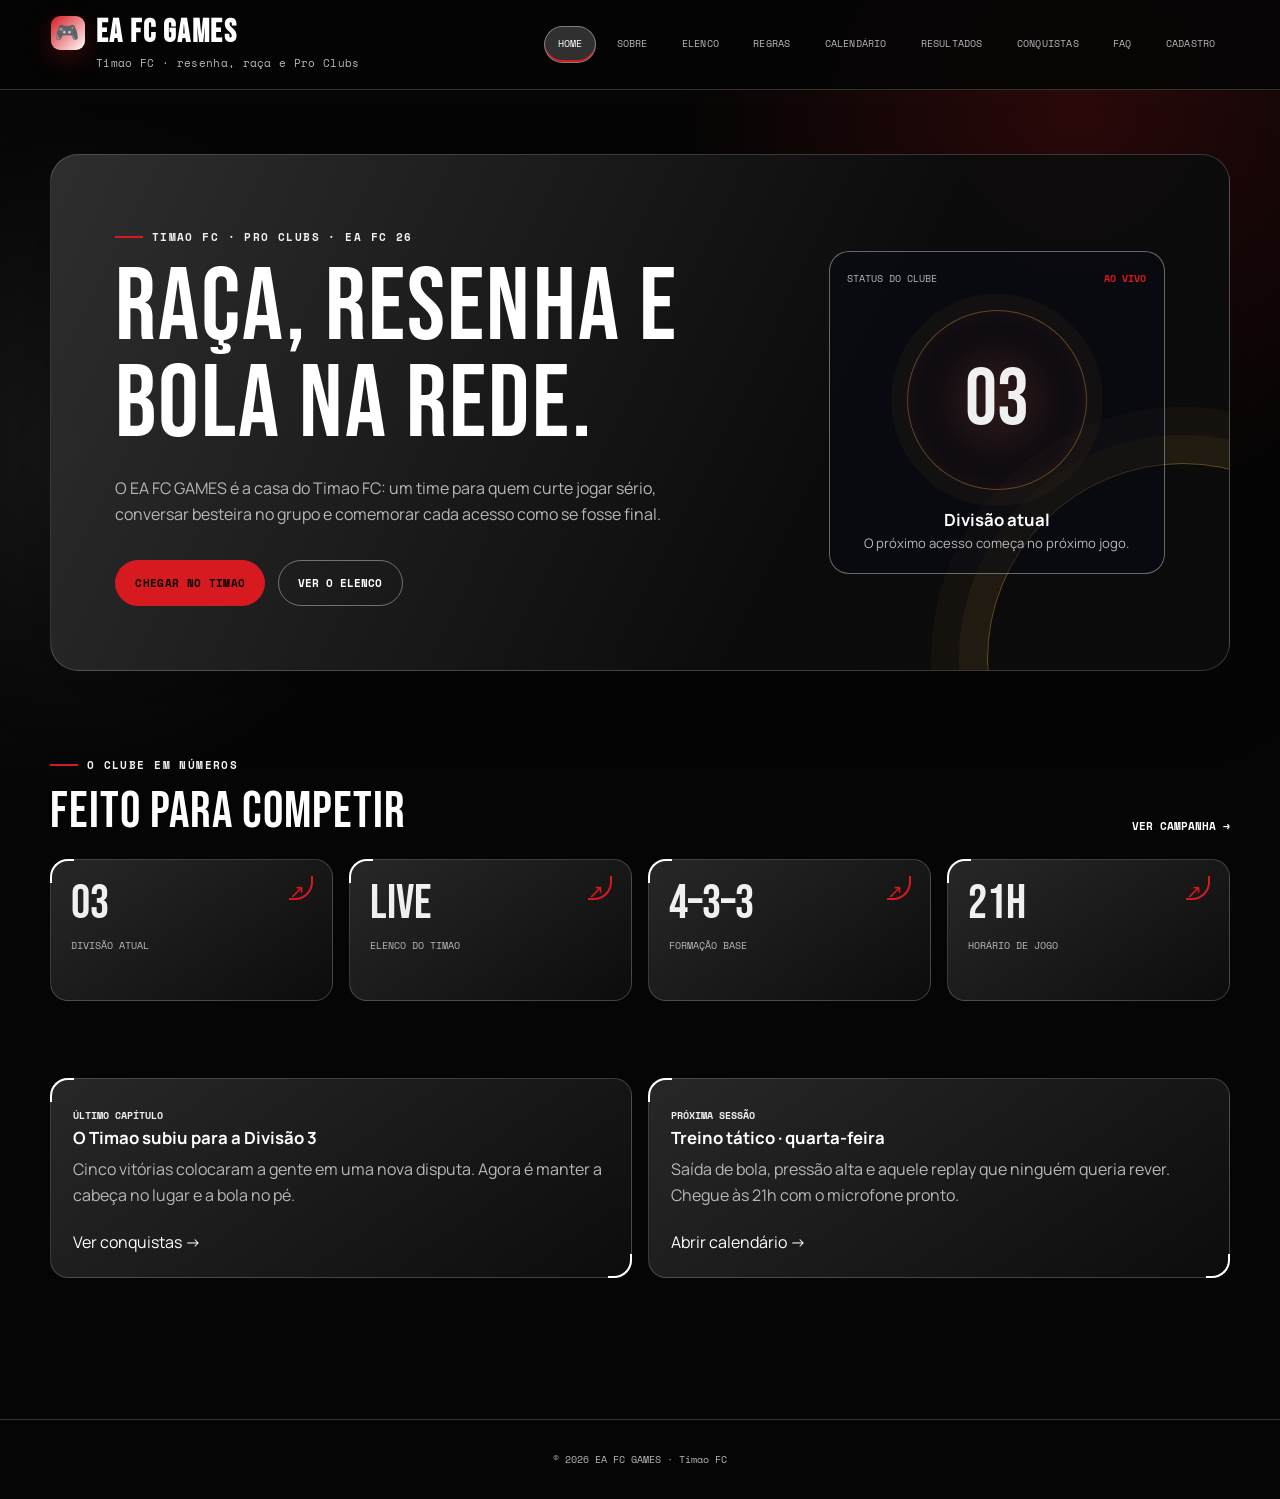
<file: index.html>
<!DOCTYPE html>
<html lang="pt-BR">
<head>
    <meta charset="UTF-8">
    <meta name="viewport" content="width=device-width, initial-scale=1.0">
    <meta name="description" content="EA FC GAMES apresenta o Timao FC: elenco, calendário e resultados do nosso Pro Clubs.">
    <title>EA FC GAMES — Timao FC</title>
    <link rel="stylesheet" href="css/estilo.css">
</head>
<body>
    <!-- Cabeçalho: identidade do site e menu principal. -->
    <header>
        <h1><span class="logo-icon" aria-hidden="true">🎮</span> EA FC GAMES</h1>
        <p>Timao FC · resenha, raça e Pro Clubs</p>
        <button type="button" class="nav-toggle" id="nav-toggle" aria-expanded="false" aria-controls="menu-principal"><span class="nav-toggle-label">Menu</span></button>
        <nav>
            <ul id="menu-principal">
                <li><a href="index.html" aria-current="page">Home</a></li>
                <li><a href="pages/sobre.html">Sobre</a></li>
                <li><a href="pages/elenco.php">Elenco</a></li>
                <li><a href="pages/regras.html">Regras</a></li>
                <li><a href="pages/calendario.html">Calendário</a></li>
                <li><a href="pages/resultados.html">Resultados</a></li>
                <li><a href="pages/conquistas.html">Conquistas</a></li>
                <li><a href="pages/faq.html">FAQ</a></li>
                <li><a href="pages/contato.html">Cadastro</a></li>
            </ul>
        </nav>
    </header>

    <!-- Conteúdo da página inicial, separado do estilo no arquivo CSS. -->
    <main>
        <!-- Hero: apresenta rapidamente o Timao FC e leva o visitante às áreas principais. -->
        <section class="hero">
            <div class="hero-copy">
                <p class="eyebrow">Timao FC · Pro Clubs · EA FC 26</p>
                <h2>Raça, resenha e bola na rede.</h2>
                <p>O EA FC GAMES é a casa do Timao FC: um time para quem curte jogar sério, conversar besteira no grupo e comemorar cada acesso como se fosse final.</p>
                <div class="hero-actions">
                    <a class="btn-primary" href="pages/contato.html">Chegar no Timao</a>
                    <a class="btn-ghost" href="pages/elenco.php">Ver o elenco</a>
                </div>
            </div>
            <div class="hero-scoreboard" aria-label="Status do clube">
                <div class="score-topline"><span>status do clube</span><strong>ao vivo</strong></div>
                <div class="score-ring">03</div>
                <p class="score-caption"><strong>Divisão atual</strong>O próximo acesso começa no próximo jogo.</p>
            </div>
        </section>

        <section>
            <div class="section-heading">
                <div><p class="eyebrow">O clube em números</p><h2>Feito para competir</h2></div>
                <a href="pages/resultados.html">Ver campanha →</a>
            </div>
            <div class="stats-grid">
                <article class="stat-card"><span class="stat-number">03</span><span class="stat-label">Divisão atual</span></article>
                <article class="stat-card"><span class="stat-number">LIVE</span><span class="stat-label">Elenco do Timao</span></article>
                <article class="stat-card"><span class="stat-number">4–3–3</span><span class="stat-label">Formação base</span></article>
                <article class="stat-card"><span class="stat-number">21H</span><span class="stat-label">Horário de jogo</span></article>
            </div>
        </section>

        <section class="split-section">
            <article class="feature-card"><div><span class="mini-label">Último capítulo</span><h3>O Timao subiu para a Divisão 3</h3><p>Cinco vitórias colocaram a gente em uma nova disputa. Agora é manter a cabeça no lugar e a bola no pé.</p></div><a href="pages/conquistas.html">Ver conquistas →</a></article>
            <article class="feature-card"><div><span class="mini-label">Próxima sessão</span><h3>Treino tático · quarta-feira</h3><p>Saída de bola, pressão alta e aquele replay que ninguém queria rever. Chegue às 21h com o microfone pronto.</p></div><a href="pages/calendario.html">Abrir calendário →</a></article>
        </section>
    </main>

    <footer><p>&copy; <span id="ano-atual">2026</span> EA FC GAMES · Timao FC</p></footer>
    <script src="js/script.js"></script>
</body>
</html>
</file>
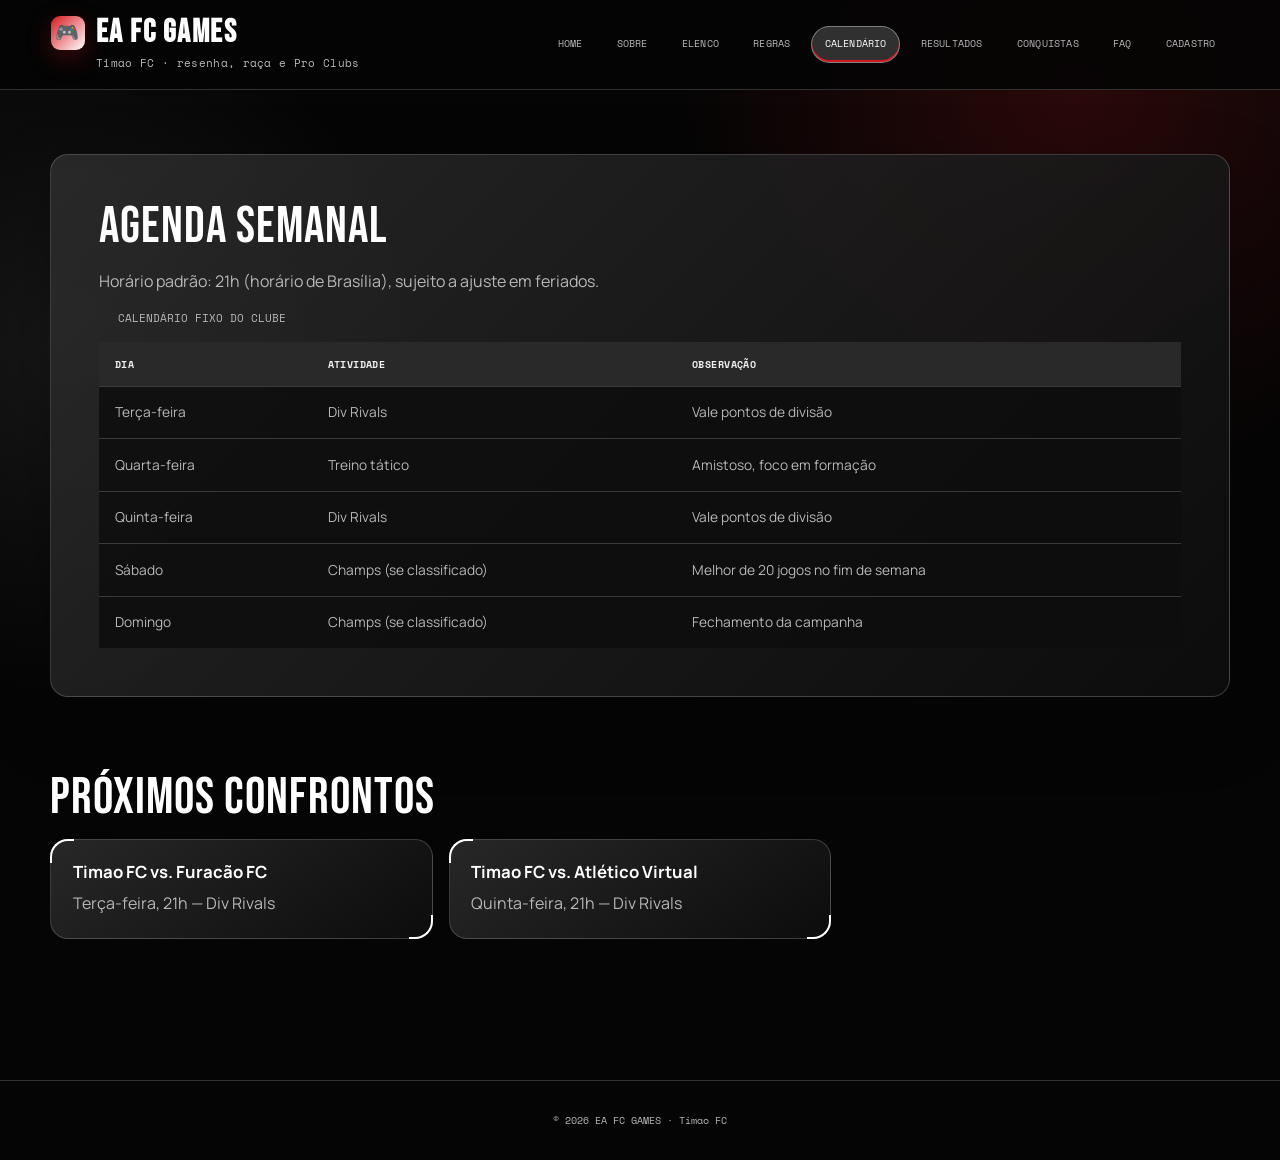
<file: pages/calendario.html>
<!DOCTYPE html>
<html lang="pt-BR">
<head>
    <!-- Metadados básicos do documento -->
    <meta charset="UTF-8">
    <meta name="viewport" content="width=device-width, initial-scale=1.0">
    <title>EA FC GAMES - Calendário</title>

    <link rel="stylesheet" href="../css/estilo.css">
</head>
<body>

    <!-- CABEÇALHO: presente em todas as páginas do site -->
    <header>
        <h1><span class="logo-icon" aria-hidden="true">🎮</span> EA FC GAMES</h1>
        <p>Timao FC · resenha, raça e Pro Clubs</p>

        <!-- BOTÃO HAMBÚRGUER: só aparece em telas pequenas (ver CSS).
             aria-expanded é atualizado pelo JS para leitores de tela. -->
        <button type="button" class="nav-toggle" id="nav-toggle"
                aria-expanded="false" aria-controls="menu-principal">
            <span class="nav-toggle-label">Menu</span>
        </button>

        <!-- MENU DE NAVEGAÇÃO: mesma estrutura em todas as páginas,
             apenas os caminhos mudam conforme a profundidade da pasta -->
        <nav>
            <ul id="menu-principal">
                <li><a href="../index.html">Home</a></li>
                <li><a href="sobre.html">Sobre</a></li>
                <li><a href="elenco.php">Elenco</a></li>
                <li><a href="regras.html">Regras</a></li>
                <li><a href="calendario.html" aria-current="page">Calendário</a></li>
                <li><a href="resultados.html">Resultados</a></li>
                <li><a href="conquistas.html">Conquistas</a></li>
                <li><a href="faq.html">FAQ</a></li>
                <li><a href="contato.html">Cadastro</a></li>
            </ul>
        </nav>
    </header>

    <main>

        <!-- SECTION: agenda semanal fixa -->
        <section>
            <h2>Agenda Semanal</h2>
            <p>Horário padrão: 21h (horário de Brasília), sujeito a ajuste em feriados.</p>

            <table>
                <caption>Calendário fixo do clube</caption>
                <thead>
                    <tr>
                        <th scope="col">Dia</th>
                        <th scope="col">Atividade</th>
                        <th scope="col">Observação</th>
                    </tr>
                </thead>
                <tbody>
                    <tr>
                        <td>Terça-feira</td>
                        <td>Div Rivals</td>
                        <td>Vale pontos de divisão</td>
                    </tr>
                    <tr>
                        <td>Quarta-feira</td>
                        <td>Treino tático</td>
                        <td>Amistoso, foco em formação</td>
                    </tr>
                    <tr>
                        <td>Quinta-feira</td>
                        <td>Div Rivals</td>
                        <td>Vale pontos de divisão</td>
                    </tr>
                    <tr>
                        <td>Sábado</td>
                        <td>Champs (se classificado)</td>
                        <td>Melhor de 20 jogos no fim de semana</td>
                    </tr>
                    <tr>
                        <td>Domingo</td>
                        <td>Champs (se classificado)</td>
                        <td>Fechamento da campanha</td>
                    </tr>
                </tbody>
            </table>
        </section>

        <!-- SECTION: próximos confrontos -->
        <section>
            <h2>Próximos Confrontos</h2>

            <div class="card-grid">
                <article>
                    <h3>Timao FC vs. Furacão FC</h3>
                    <p>Terça-feira, 21h — Div Rivals</p>
                </article>

                <article>
                    <h3>Timao FC vs. Atlético Virtual</h3>
                    <p>Quinta-feira, 21h — Div Rivals</p>
                </article>
            </div>
        </section>

    </main>

    <!-- RODAPÉ: presente em todas as páginas do site -->
    <footer>
        <p>&copy; <span id="ano-atual">2026</span> EA FC GAMES · Timao FC</p>
    </footer>

    <script src="../js/script.js"></script>
</body>
</html>
</file>
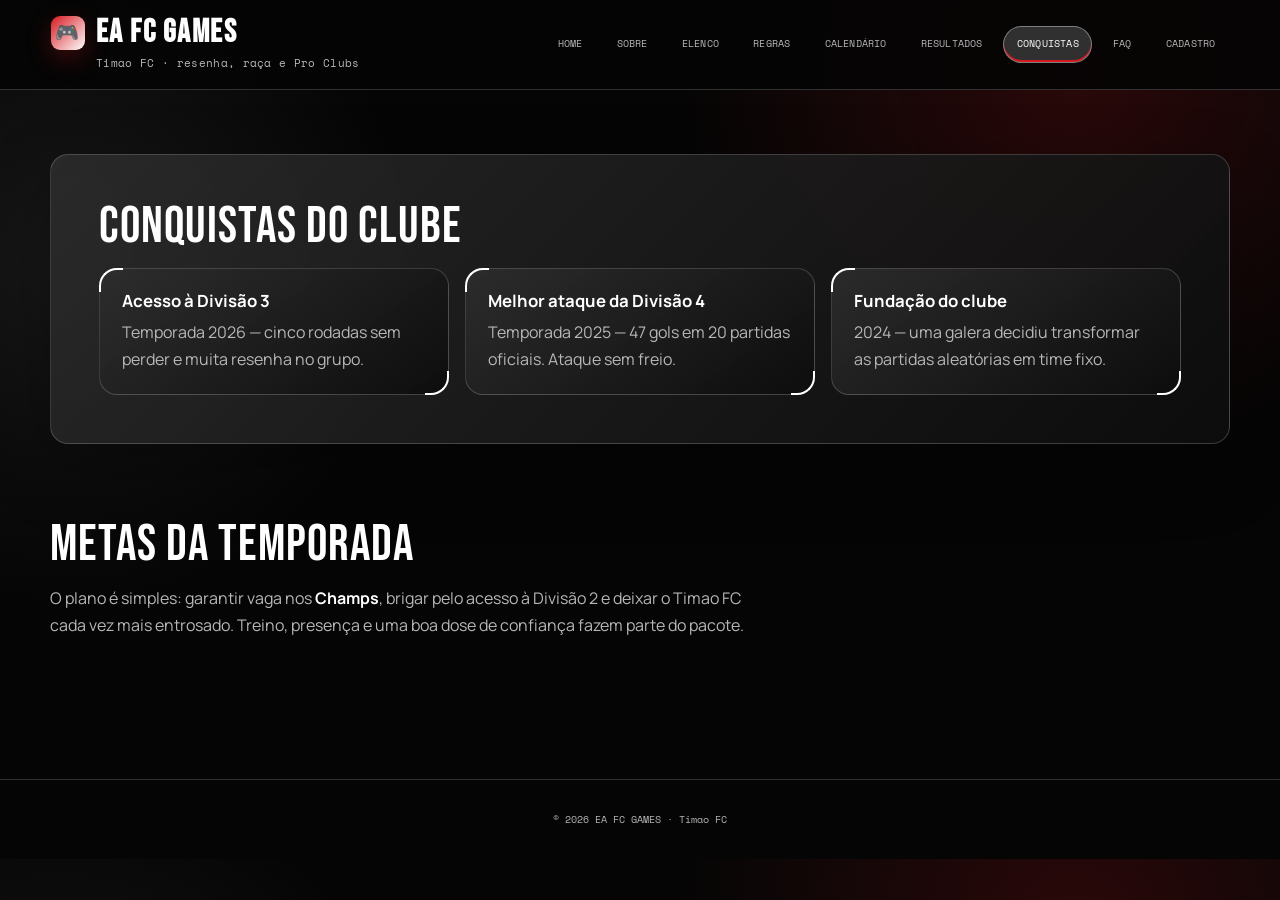
<file: pages/conquistas.html>
<!DOCTYPE html>
<html lang="pt-BR">
<head>
    <!-- Metadados básicos do documento -->
    <meta charset="UTF-8">
    <meta name="viewport" content="width=device-width, initial-scale=1.0">
    <title>EA FC GAMES - Conquistas</title>

    <link rel="stylesheet" href="../css/estilo.css">
</head>
<body>

    <!-- CABEÇALHO: presente em todas as páginas do site -->
    <header>
        <h1><span class="logo-icon" aria-hidden="true">🎮</span> EA FC GAMES</h1>
        <p>Timao FC · resenha, raça e Pro Clubs</p>

        <!-- BOTÃO HAMBÚRGUER: só aparece em telas pequenas (ver CSS).
             aria-expanded é atualizado pelo JS para leitores de tela. -->
        <button type="button" class="nav-toggle" id="nav-toggle"
                aria-expanded="false" aria-controls="menu-principal">
            <span class="nav-toggle-label">Menu</span>
        </button>

        <!-- MENU DE NAVEGAÇÃO: mesma estrutura em todas as páginas,
             apenas os caminhos mudam conforme a profundidade da pasta -->
        <nav>
            <ul id="menu-principal">
                <li><a href="../index.html">Home</a></li>
                <li><a href="sobre.html">Sobre</a></li>
                <li><a href="elenco.php">Elenco</a></li>
                <li><a href="regras.html">Regras</a></li>
                <li><a href="calendario.html">Calendário</a></li>
                <li><a href="resultados.html">Resultados</a></li>
                <li><a href="conquistas.html" aria-current="page">Conquistas</a></li>
                <li><a href="faq.html">FAQ</a></li>
                <li><a href="contato.html">Cadastro</a></li>
            </ul>
        </nav>
    </header>

    <main>

        <!-- SECTION: linha do tempo de conquistas -->
        <section>
            <h2>Conquistas do Clube</h2>

            <div class="card-grid">
                <article>
                    <h3>Acesso à Divisão 3</h3>
                    <p>Temporada 2026 — cinco rodadas sem perder e muita resenha no grupo.</p>
                </article>

                <article>
                    <h3>Melhor ataque da Divisão 4</h3>
                    <p>Temporada 2025 — 47 gols em 20 partidas oficiais. Ataque sem freio.</p>
                </article>

                <article>
                    <h3>Fundação do clube</h3>
                    <p>2024 — uma galera decidiu transformar as partidas aleatórias em time fixo.</p>
                </article>
            </div>
        </section>

        <!-- SECTION: metas da temporada atual -->
        <section>
            <h2>Metas da Temporada</h2>
            <p>
                O plano é simples: garantir vaga nos <strong>Champs</strong>,
                brigar pelo acesso à Divisão 2 e deixar o Timao FC cada vez mais
                entrosado. Treino, presença e uma boa dose de confiança fazem
                parte do pacote.
            </p>
        </section>

    </main>

    <!-- RODAPÉ: presente em todas as páginas do site -->
    <footer>
        <p>&copy; <span id="ano-atual">2026</span> EA FC GAMES · Timao FC</p>
    </footer>

    <script src="../js/script.js"></script>
</body>
</html>
</file>
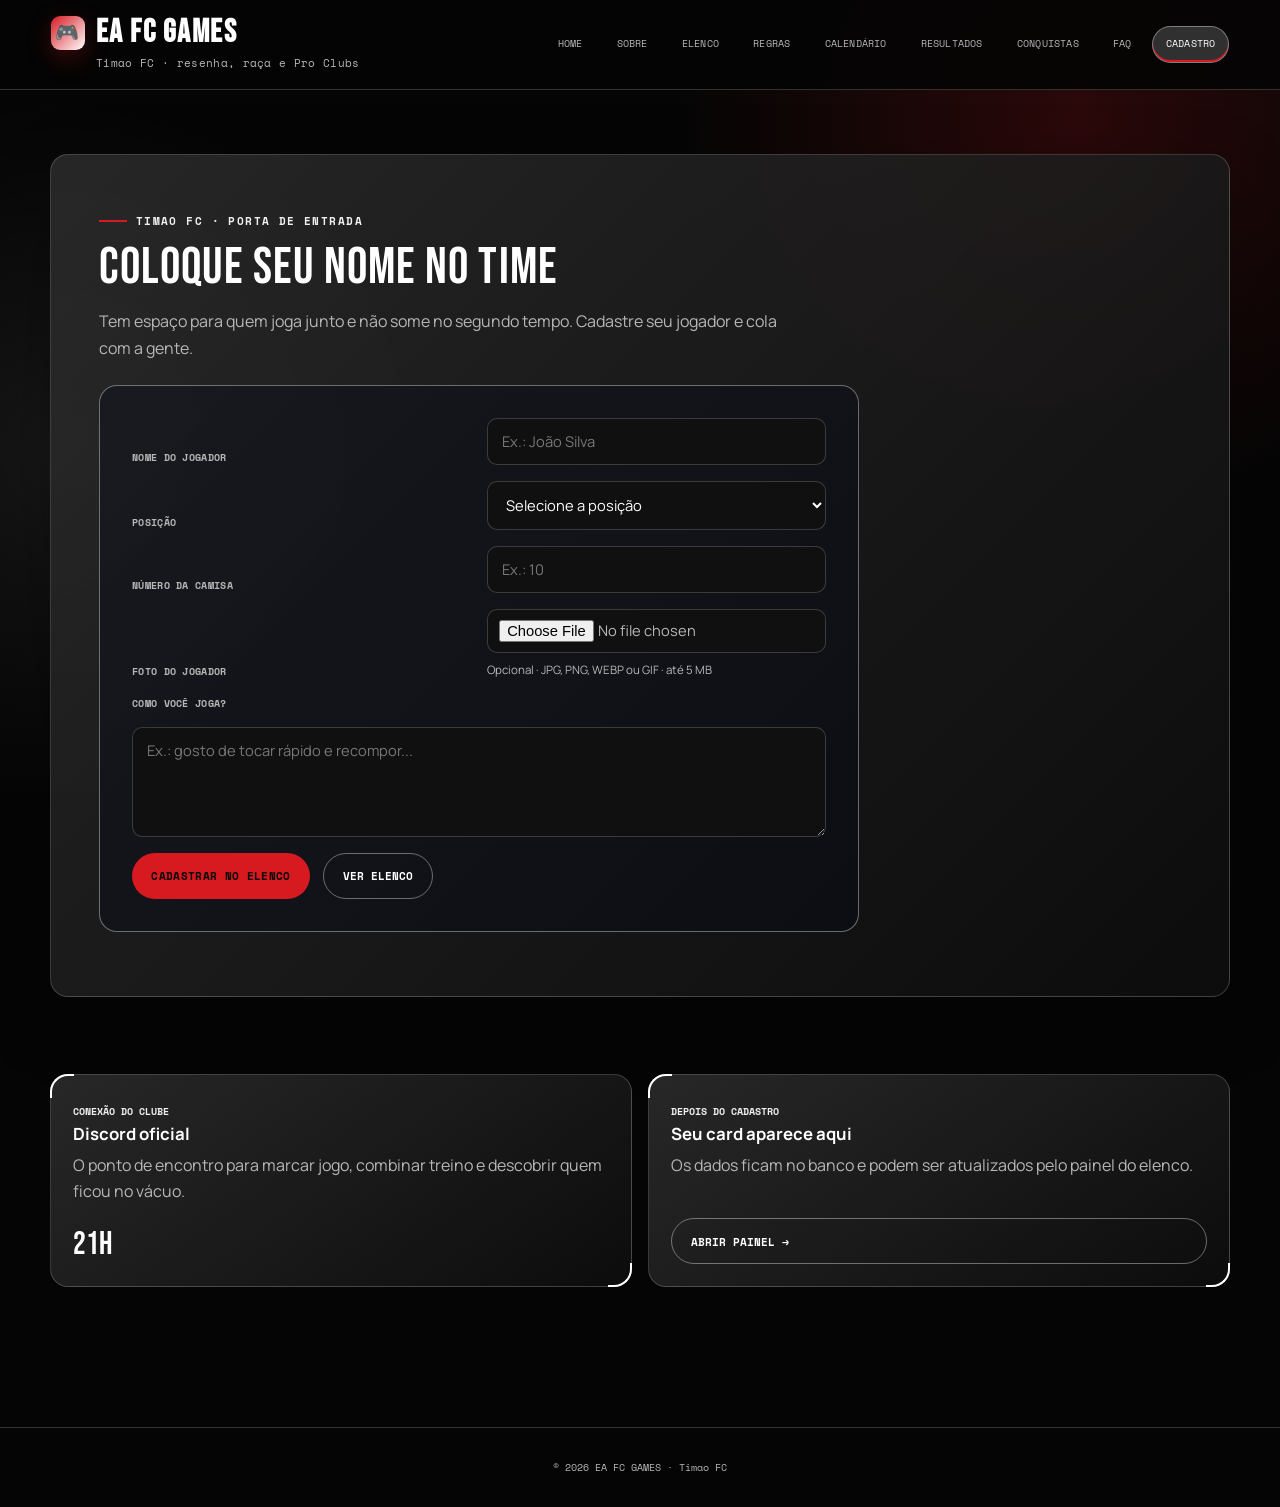
<file: pages/contato.html>
<!DOCTYPE html>
<html lang="pt-BR">
<head>
    <meta charset="UTF-8">
    <meta name="viewport" content="width=device-width, initial-scale=1.0">
    <title>EA FC GAMES — Cadastro</title>
    <link rel="stylesheet" href="../css/estilo.css">
</head>
<body>
    <header>
        <h1><span class="logo-icon" aria-hidden="true">🎮</span> EA FC GAMES</h1>
        <p>Timao FC · resenha, raça e Pro Clubs</p>
        <button type="button" class="nav-toggle" id="nav-toggle" aria-expanded="false" aria-controls="menu-principal"><span class="nav-toggle-label">Menu</span></button>
        <nav>
            <ul id="menu-principal">
                <li><a href="../index.html">Home</a></li>
                <li><a href="sobre.html">Sobre</a></li>
                <li><a href="elenco.php">Elenco</a></li>
                <li><a href="regras.html">Regras</a></li>
                <li><a href="calendario.html">Calendário</a></li>
                <li><a href="resultados.html">Resultados</a></li>
                <li><a href="conquistas.html">Conquistas</a></li>
                <li><a href="faq.html">FAQ</a></li>
                <li><a href="contato.html" aria-current="page">Cadastro</a></li>
            </ul>
        </nav>
    </header>

    <main>
        <section>
            <p class="eyebrow">Timao FC · porta de entrada</p>
            <h2>Coloque seu nome no time</h2>
            <p>Tem espaço para quem joga junto e não some no segundo tempo. Cadastre seu jogador e cola com a gente.</p>

            <!-- POST envia os dados ao PHP; enctype permite enviar a foto. -->
            <form action="../php/jogadores_inscrever.php" method="post" enctype="multipart/form-data" data-player-form>
                <label for="nome">Nome do jogador</label>
                <input type="text" id="nome" name="nome" placeholder="Ex.: João Silva" maxlength="100" required>

                <label for="posicao">Posição</label>
                <select id="posicao" name="posicao" required>
                    <option value="">Selecione a posição</option>
                    <option value="GOL">Goleiro (GOL)</option>
                    <option value="ZAG">Zagueiro (ZAG)</option>
                    <option value="LE">Lateral esquerdo (LE)</option>
                    <option value="LD">Lateral direito (LD)</option>
                    <option value="VOL">Volante (VOL)</option>
                    <option value="MEI">Meia (MEI)</option>
                    <option value="PE">Ponta esquerda (PE)</option>
                    <option value="PD">Ponta direita (PD)</option>
                    <option value="ATA">Atacante (ATA)</option>
                </select>

                <label for="numero_camisa">Número da camisa</label>
                <input type="number" id="numero_camisa" name="numero_camisa" min="1" max="99" placeholder="Ex.: 10" required>

                <label for="foto">Foto do jogador</label>
                <div class="file-field">
                    <input type="file" id="foto" name="foto" accept="image/jpeg,image/png,image/webp,image/gif">
                    <span class="file-hint">Opcional · JPG, PNG, WEBP ou GIF · até 5 MB</span>
                </div>

                <label class="full" for="descricao">Como você joga?</label>
                <textarea class="full" id="descricao" name="descricao" maxlength="255" placeholder="Ex.: gosto de tocar rápido e recompor..."></textarea>

                <div class="form-actions full">
                    <button type="submit">Cadastrar no elenco</button>
                    <a class="btn-ghost" href="elenco.php">Ver elenco</a>
                </div>
            </form>
        </section>

        <section class="split-section">
            <article class="feature-card"><div><span class="mini-label">Conexão do clube</span><h3>Discord oficial</h3><p>O ponto de encontro para marcar jogo, combinar treino e descobrir quem ficou no vácuo.</p></div><span class="feature-value">21H</span></article>
            <article class="feature-card"><div><span class="mini-label">Depois do cadastro</span><h3>Seu card aparece aqui</h3><p>Os dados ficam no banco e podem ser atualizados pelo painel do elenco.</p></div><a class="btn-ghost" href="../php/jogadores_listar.php">Abrir painel →</a></article>
        </section>
    </main>

    <footer><p>&copy; <span id="ano-atual">2026</span> EA FC GAMES · Timao FC</p></footer>
    <script src="../js/script.js"></script>
</body>
</html>
</file>
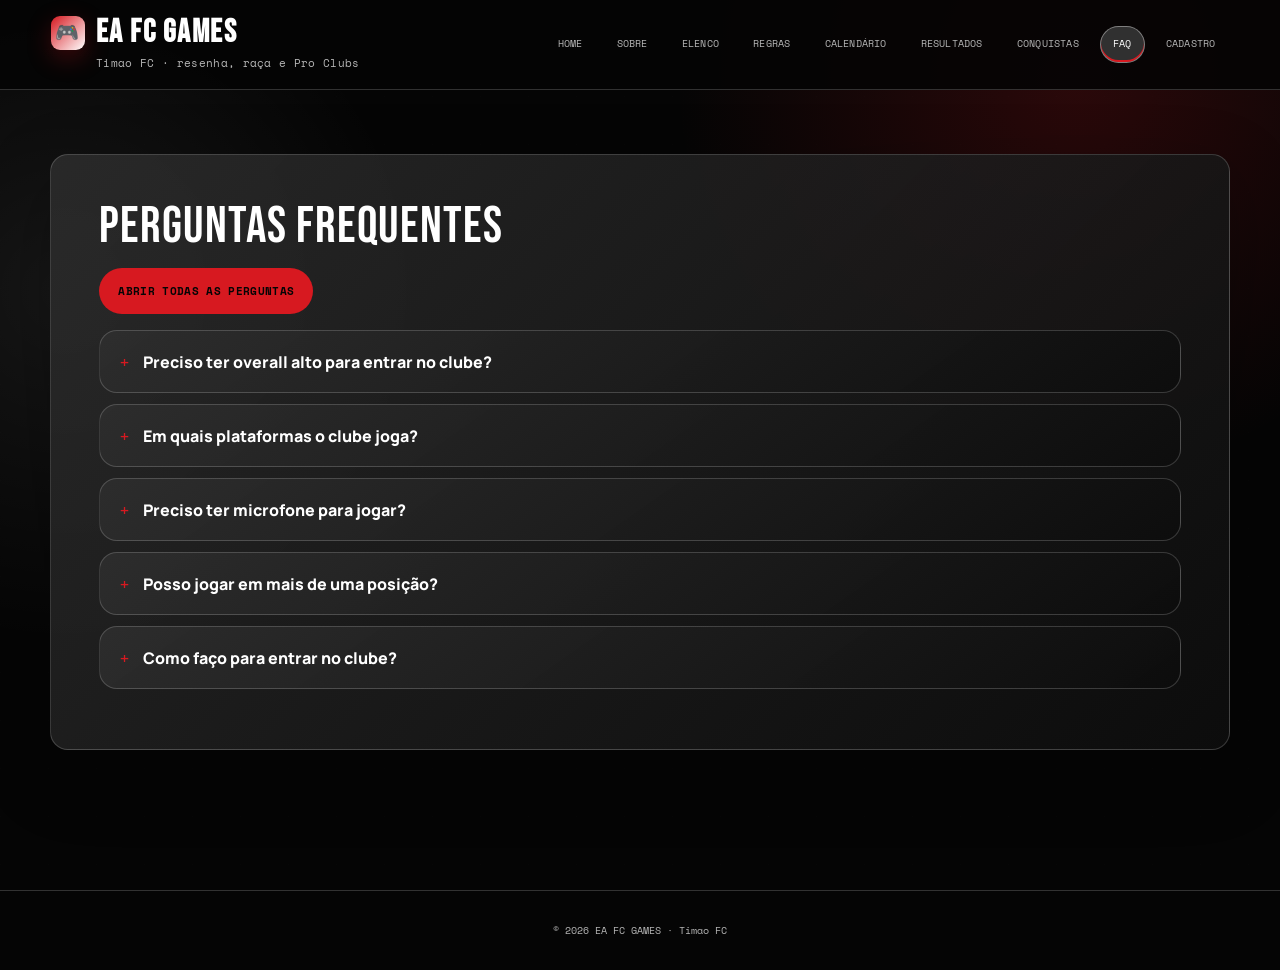
<file: pages/faq.html>
<!DOCTYPE html>
<html lang="pt-BR">
<head>
    <!-- Metadados básicos do documento -->
    <meta charset="UTF-8">
    <meta name="viewport" content="width=device-width, initial-scale=1.0">
    <title>EA FC GAMES - FAQ</title>

    <link rel="stylesheet" href="../css/estilo.css">
</head>
<body>

    <!-- CABEÇALHO: presente em todas as páginas do site -->
    <header>
        <h1><span class="logo-icon" aria-hidden="true">🎮</span> EA FC GAMES</h1>
        <p>Timao FC · resenha, raça e Pro Clubs</p>

        <!-- BOTÃO HAMBÚRGUER: só aparece em telas pequenas (ver CSS).
             aria-expanded é atualizado pelo JS para leitores de tela. -->
        <button type="button" class="nav-toggle" id="nav-toggle"
                aria-expanded="false" aria-controls="menu-principal">
            <span class="nav-toggle-label">Menu</span>
        </button>

        <!-- MENU DE NAVEGAÇÃO: mesma estrutura em todas as páginas,
             apenas os caminhos mudam conforme a profundidade da pasta -->
        <nav>
            <ul id="menu-principal">
                <li><a href="../index.html">Home</a></li>
                <li><a href="sobre.html">Sobre</a></li>
                <li><a href="elenco.php">Elenco</a></li>
                <li><a href="regras.html">Regras</a></li>
                <li><a href="calendario.html">Calendário</a></li>
                <li><a href="resultados.html">Resultados</a></li>
                <li><a href="conquistas.html">Conquistas</a></li>
                <li><a href="faq.html" aria-current="page">FAQ</a></li>
                <li><a href="contato.html">Cadastro</a></li>
            </ul>
        </nav>
    </header>

    <main>

        <!-- SECTION: perguntas frequentes com <details>/<summary> -->
        <section>
            <h2>Perguntas Frequentes</h2>

            <details>
                <summary>Preciso ter overall alto para entrar no clube?</summary>
                <p>Não. Priorizamos posicionamento e comunicação acima do overall do jogador.</p>
            </details>

            <details>
                <summary>Em quais plataformas o clube joga?</summary>
                <p>Jogamos majoritariamente em PS5 e Xbox Series, com cross-play ativado.</p>
            </details>

            <details>
                <summary>Preciso ter microfone para jogar?</summary>
                <p>Sim, comunicação por voz é obrigatória durante Div Rivals e Champs.</p>
            </details>

            <details>
                <summary>Posso jogar em mais de uma posição?</summary>
                <p>No treino de quarta-feira sim, mas nos jogos oficiais cada jogador mantém a posição fixa da temporada.</p>
            </details>

            <details>
                <summary>Como faço para entrar no clube?</summary>
                <p>Preencha o cadastro na página de <a href="contato.html">entrada no time</a> com seu nome, posição e número de camisa.</p>
            </details>
        </section>

    </main>

    <!-- RODAPÉ: presente em todas as páginas do site -->
    <footer>
        <p>&copy; <span id="ano-atual">2026</span> EA FC GAMES · Timao FC</p>
    </footer>

    <script src="../js/script.js"></script>
</body>
</html>
</file>
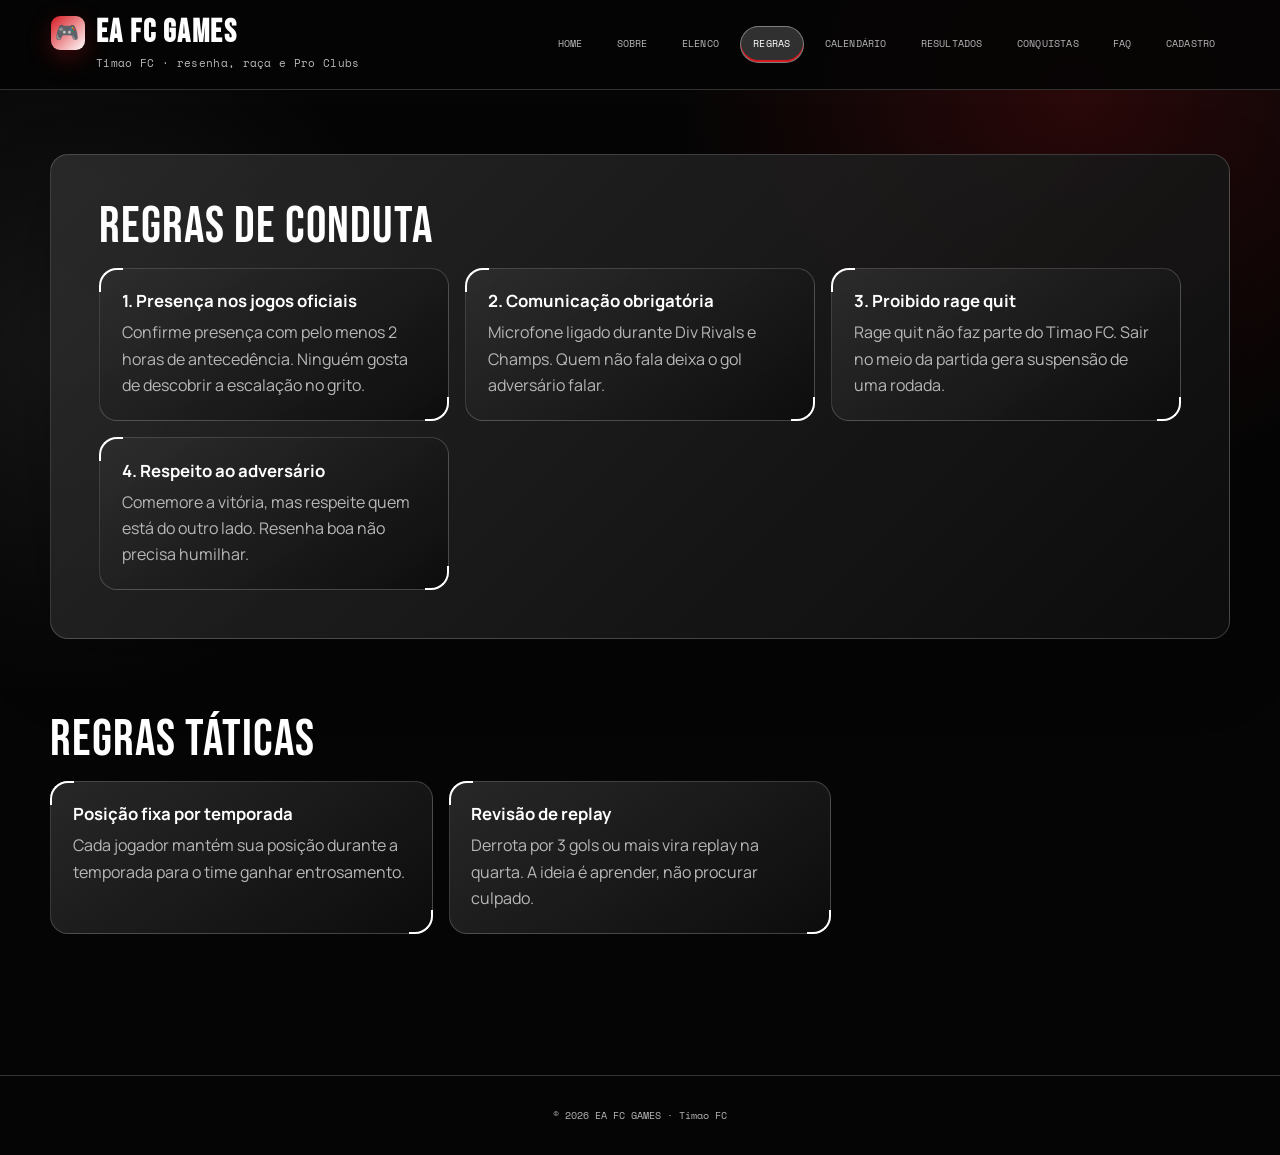
<file: pages/regras.html>
<!DOCTYPE html>
<html lang="pt-BR">
<head>
    <!-- Metadados básicos do documento -->
    <meta charset="UTF-8">
    <meta name="viewport" content="width=device-width, initial-scale=1.0">
    <title>EA FC GAMES - Regras</title>

    <link rel="stylesheet" href="../css/estilo.css">
</head>
<body>

    <!-- CABEÇALHO: presente em todas as páginas do site -->
    <header>
        <h1><span class="logo-icon" aria-hidden="true">🎮</span> EA FC GAMES</h1>
        <p>Timao FC · resenha, raça e Pro Clubs</p>

        <!-- BOTÃO HAMBÚRGUER: só aparece em telas pequenas (ver CSS).
             aria-expanded é atualizado pelo JS para leitores de tela. -->
        <button type="button" class="nav-toggle" id="nav-toggle"
                aria-expanded="false" aria-controls="menu-principal">
            <span class="nav-toggle-label">Menu</span>
        </button>

        <!-- MENU DE NAVEGAÇÃO: mesma estrutura em todas as páginas,
             apenas os caminhos mudam conforme a profundidade da pasta -->
        <nav>
            <ul id="menu-principal">
                <li><a href="../index.html">Home</a></li>
                <li><a href="sobre.html">Sobre</a></li>
                <li><a href="elenco.php">Elenco</a></li>
                <li><a href="regras.html" aria-current="page">Regras</a></li>
                <li><a href="calendario.html">Calendário</a></li>
                <li><a href="resultados.html">Resultados</a></li>
                <li><a href="conquistas.html">Conquistas</a></li>
                <li><a href="faq.html">FAQ</a></li>
                <li><a href="contato.html">Cadastro</a></li>
            </ul>
        </nav>
    </header>

    <main>

        <!-- SECTION: regras gerais de conduta -->
        <section>
            <h2>Regras de Conduta</h2>

            <div class="card-grid">
                <article>
                    <h3>1. Presença nos jogos oficiais</h3>
                    <p>Confirme presença com pelo menos 2 horas de antecedência. Ninguém gosta de descobrir a escalação no grito.</p>
                </article>

                <article>
                    <h3>2. Comunicação obrigatória</h3>
                    <p>Microfone ligado durante Div Rivals e Champs. Quem não fala deixa o gol adversário falar.</p>
                </article>

                <article>
                    <h3>3. Proibido rage quit</h3>
                    <p>Rage quit não faz parte do Timao FC. Sair no meio da partida gera suspensão de uma rodada.</p>
                </article>

                <article>
                    <h3>4. Respeito ao adversário</h3>
                    <p>Comemore a vitória, mas respeite quem está do outro lado. Resenha boa não precisa humilhar.</p>
                </article>
            </div>
        </section>

        <!-- SECTION: regras táticas -->
        <section>
            <h2>Regras Táticas</h2>

            <div class="card-grid">
                <article>
                    <h3>Posição fixa por temporada</h3>
                    <p>Cada jogador mantém sua posição durante a temporada para o time ganhar entrosamento.</p>
                </article>

                <article>
                    <h3>Revisão de replay</h3>
                    <p>Derrota por 3 gols ou mais vira replay na quarta. A ideia é aprender, não procurar culpado.</p>
                </article>
            </div>
        </section>

    </main>

    <!-- RODAPÉ: presente em todas as páginas do site -->
    <footer>
        <p>&copy; <span id="ano-atual">2026</span> EA FC GAMES · Timao FC</p>
    </footer>

    <script src="../js/script.js"></script>
</body>
</html>
</file>
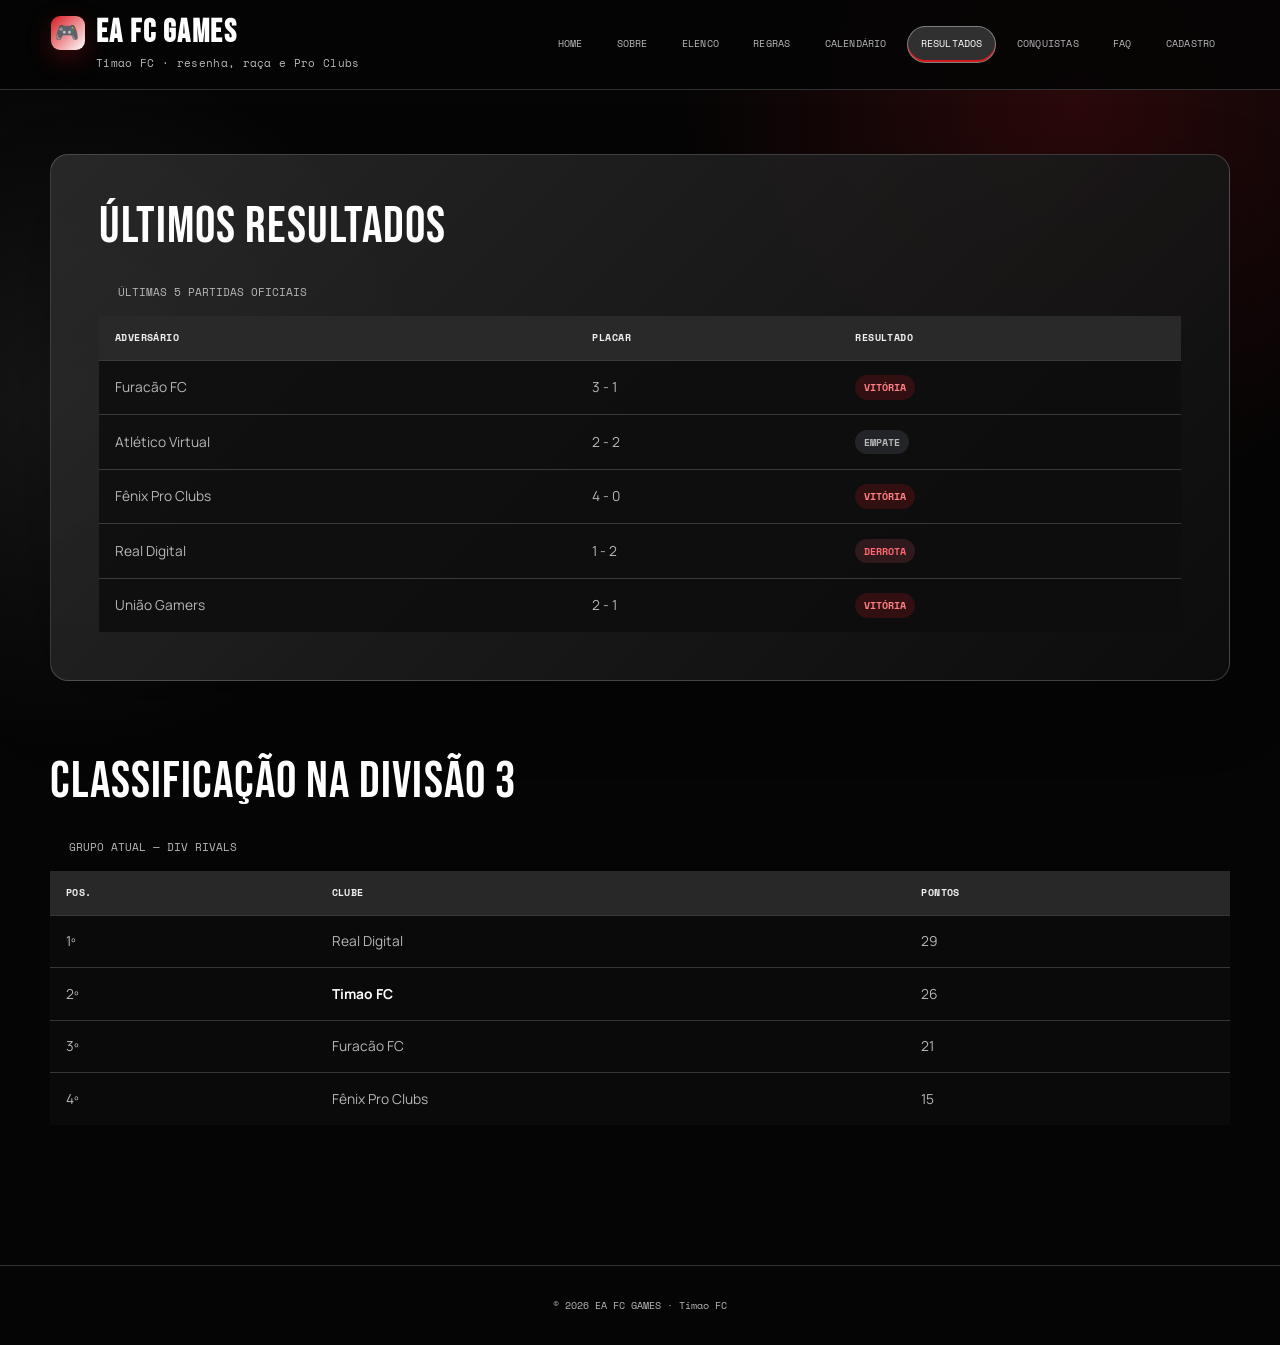
<file: pages/resultados.html>
<!DOCTYPE html>
<html lang="pt-BR">
<head>
    <!-- Metadados básicos do documento -->
    <meta charset="UTF-8">
    <meta name="viewport" content="width=device-width, initial-scale=1.0">
    <title>EA FC GAMES - Resultados</title>

    <link rel="stylesheet" href="../css/estilo.css">
</head>
<body>

    <!-- CABEÇALHO: presente em todas as páginas do site -->
    <header>
        <h1><span class="logo-icon" aria-hidden="true">🎮</span> EA FC GAMES</h1>
        <p>Timao FC · resenha, raça e Pro Clubs</p>

        <!-- BOTÃO HAMBÚRGUER: só aparece em telas pequenas (ver CSS).
             aria-expanded é atualizado pelo JS para leitores de tela. -->
        <button type="button" class="nav-toggle" id="nav-toggle"
                aria-expanded="false" aria-controls="menu-principal">
            <span class="nav-toggle-label">Menu</span>
        </button>

        <!-- MENU DE NAVEGAÇÃO: mesma estrutura em todas as páginas,
             apenas os caminhos mudam conforme a profundidade da pasta -->
        <nav>
            <ul id="menu-principal">
                <li><a href="../index.html">Home</a></li>
                <li><a href="sobre.html">Sobre</a></li>
                <li><a href="elenco.php">Elenco</a></li>
                <li><a href="regras.html">Regras</a></li>
                <li><a href="calendario.html">Calendário</a></li>
                <li><a href="resultados.html" aria-current="page">Resultados</a></li>
                <li><a href="conquistas.html">Conquistas</a></li>
                <li><a href="faq.html">FAQ</a></li>
                <li><a href="contato.html">Cadastro</a></li>
            </ul>
        </nav>
    </header>

    <main>

        <!-- SECTION: últimos resultados -->
        <section>
            <h2>Últimos Resultados</h2>

            <table>
                <caption>Últimas 5 partidas oficiais</caption>
                <thead>
                    <tr>
                        <th scope="col">Adversário</th>
                        <th scope="col">Placar</th>
                        <th scope="col">Resultado</th>
                    </tr>
                </thead>
                <tbody>
                    <tr>
                        <td>Furacão FC</td>
                        <td>3 - 1</td>
                        <td><span class="badge badge-win">Vitória</span></td>
                    </tr>
                    <tr>
                        <td>Atlético Virtual</td>
                        <td>2 - 2</td>
                        <td><span class="badge badge-draw">Empate</span></td>
                    </tr>
                    <tr>
                        <td>Fênix Pro Clubs</td>
                        <td>4 - 0</td>
                        <td><span class="badge badge-win">Vitória</span></td>
                    </tr>
                    <tr>
                        <td>Real Digital</td>
                        <td>1 - 2</td>
                        <td><span class="badge badge-loss">Derrota</span></td>
                    </tr>
                    <tr>
                        <td>União Gamers</td>
                        <td>2 - 1</td>
                        <td><span class="badge badge-win">Vitória</span></td>
                    </tr>
                </tbody>
            </table>
        </section>

        <!-- SECTION: classificação atual na divisão -->
        <section>
            <h2>Classificação na Divisão 3</h2>

            <table>
                <caption>Grupo atual — Div Rivals</caption>
                <thead>
                    <tr>
                        <th scope="col">Pos.</th>
                        <th scope="col">Clube</th>
                        <th scope="col">Pontos</th>
                    </tr>
                </thead>
                <tbody>
                    <tr>
                        <td>1º</td>
                        <td>Real Digital</td>
                        <td>29</td>
                    </tr>
                    <tr>
                        <td>2º</td>
                        <td><strong>Timao FC</strong></td>
                        <td>26</td>
                    </tr>
                    <tr>
                        <td>3º</td>
                        <td>Furacão FC</td>
                        <td>21</td>
                    </tr>
                    <tr>
                        <td>4º</td>
                        <td>Fênix Pro Clubs</td>
                        <td>15</td>
                    </tr>
                </tbody>
            </table>
        </section>

    </main>

    <!-- RODAPÉ: presente em todas as páginas do site -->
    <footer>
        <p>&copy; <span id="ano-atual">2026</span> EA FC GAMES · Timao FC</p>
    </footer>

    <script src="../js/script.js"></script>
</body>
</html>
</file>
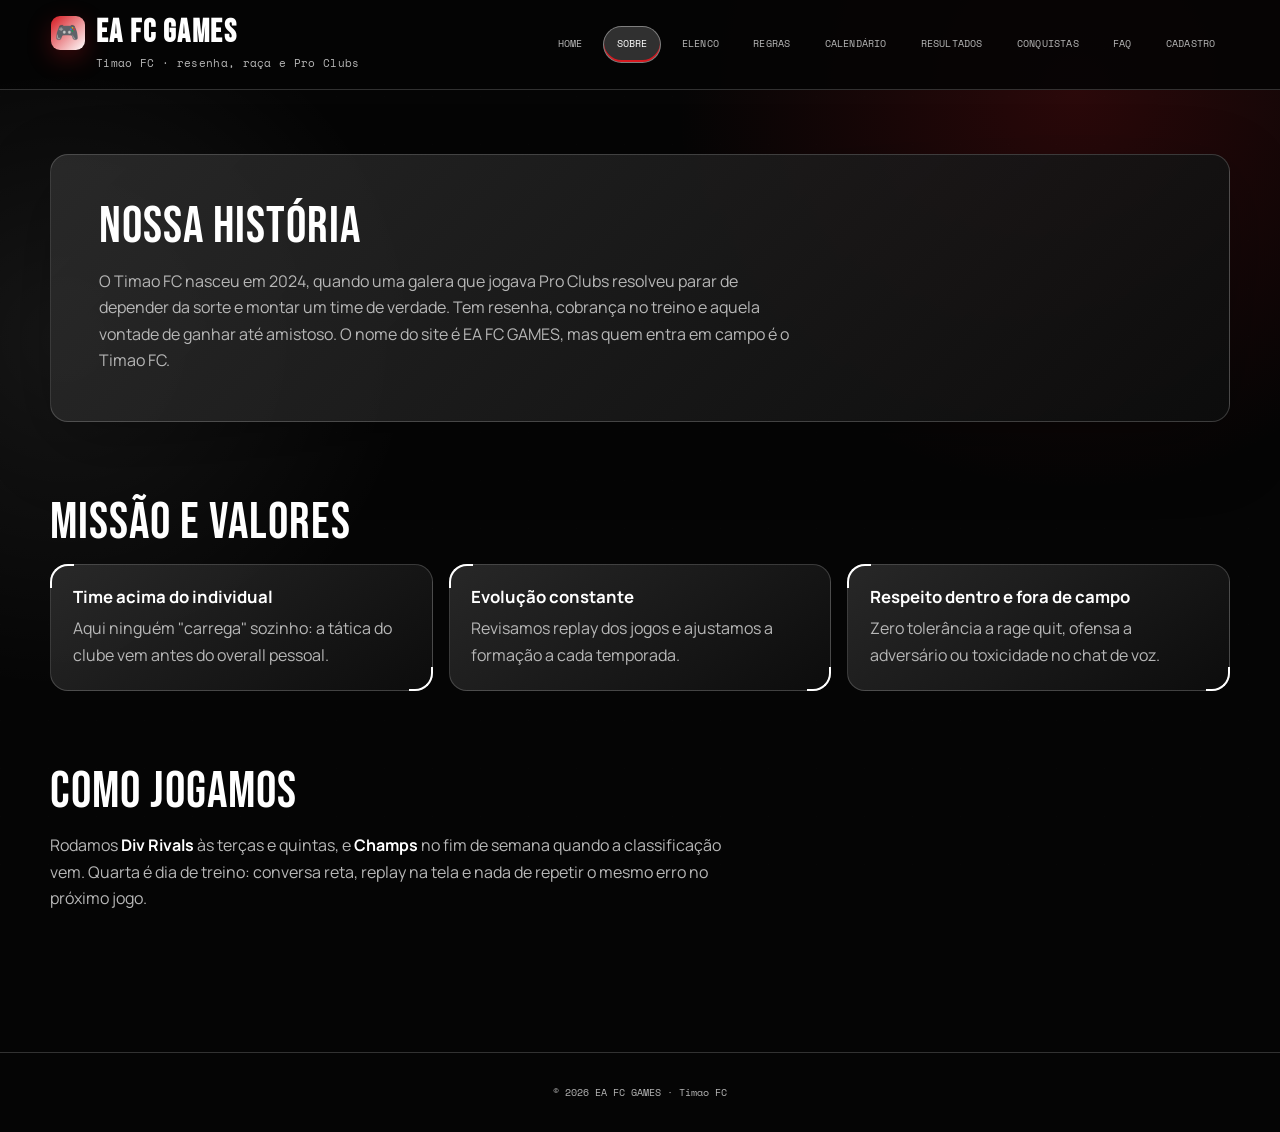
<file: pages/sobre.html>
<!DOCTYPE html>
<html lang="pt-BR">
<head>
    <!-- Metadados básicos do documento -->
    <meta charset="UTF-8">
    <meta name="viewport" content="width=device-width, initial-scale=1.0">
    <title>EA FC GAMES - Sobre</title>

    <link rel="stylesheet" href="../css/estilo.css">
</head>
<body>

    <!-- CABEÇALHO: presente em todas as páginas do site -->
    <header>
        <h1><span class="logo-icon" aria-hidden="true">🎮</span> EA FC GAMES</h1>
        <p>Timao FC · resenha, raça e Pro Clubs</p>

        <!-- BOTÃO HAMBÚRGUER: só aparece em telas pequenas (ver CSS).
             aria-expanded é atualizado pelo JS para leitores de tela. -->
        <button type="button" class="nav-toggle" id="nav-toggle"
                aria-expanded="false" aria-controls="menu-principal">
            <span class="nav-toggle-label">Menu</span>
        </button>

        <!-- MENU DE NAVEGAÇÃO: mesma estrutura em todas as páginas,
             apenas os caminhos mudam conforme a profundidade da pasta -->
        <nav>
            <ul id="menu-principal">
                <li><a href="../index.html">Home</a></li>
                <li><a href="sobre.html" aria-current="page">Sobre</a></li>
                <li><a href="elenco.php">Elenco</a></li>
                <li><a href="regras.html">Regras</a></li>
                <li><a href="calendario.html">Calendário</a></li>
                <li><a href="resultados.html">Resultados</a></li>
                <li><a href="conquistas.html">Conquistas</a></li>
                <li><a href="faq.html">FAQ</a></li>
                <li><a href="contato.html">Cadastro</a></li>
            </ul>
        </nav>
    </header>

    <main>

        <!-- SECTION: história do clube -->
        <section>
            <h2>Nossa História</h2>
            <p>
                O Timao FC nasceu em 2024, quando uma galera que jogava Pro Clubs
                resolveu parar de depender da sorte e montar um time de verdade.
                Tem resenha, cobrança no treino e aquela vontade de ganhar até
                amistoso. O nome do site é EA FC GAMES, mas quem entra em campo
                é o Timao FC.
            </p>
        </section>

        <!-- SECTION: missão e valores -->
        <section>
            <h2>Missão e Valores</h2>

            <div class="card-grid">
                <article>
                    <h3>Time acima do individual</h3>
                    <p>Aqui ninguém "carrega" sozinho: a tática do clube vem antes do overall pessoal.</p>
                </article>

                <article>
                    <h3>Evolução constante</h3>
                    <p>Revisamos replay dos jogos e ajustamos a formação a cada temporada.</p>
                </article>

                <article>
                    <h3>Respeito dentro e fora de campo</h3>
                    <p>Zero tolerância a rage quit, ofensa a adversário ou toxicidade no chat de voz.</p>
                </article>
            </div>
        </section>

        <!-- SECTION: como o clube funciona -->
        <section>
            <h2>Como Jogamos</h2>
            <p>
                Rodamos <strong>Div Rivals</strong> às terças e quintas, e
                <strong>Champs</strong> no fim de semana quando a classificação
                vem. Quarta é dia de treino: conversa reta, replay na tela e
                nada de repetir o mesmo erro no próximo jogo.
            </p>
        </section>

    </main>

    <!-- RODAPÉ: presente em todas as páginas do site -->
    <footer>
        <p>&copy; <span id="ano-atual">2026</span> EA FC GAMES · Timao FC</p>
    </footer>

    <script src="../js/script.js"></script>
</body>
</html>
</file>
<file: css/estilo.css>
/*
   Timao FC | EA FC GAMES
   O HTML cuida da estrutura e este arquivo cuida da aparência.
   As cores ficam reunidas aqui para alterar a identidade do site
   sem precisar procurar cor por cor no arquivo inteiro.
*/
/* Reset: tira margens automáticas e facilita o cálculo das caixas. */
@import url('https://fonts.googleapis.com/css2?family=Bebas+Neue&family=Manrope:wght@400;500;600;700;800&family=Space+Mono:wght@400;700&display=swap');

:root {
    /* Cores inspiradas no Corinthians: preto, branco e vermelho. */
    --ink: #050505;
    --ink-soft: #101010;
    --navy: #191919;
    --panel: #232323;
    --panel-light: #303030;
    --line: rgba(255, 255, 255, 0.18);
    --line-strong: rgba(255, 255, 255, 0.38);
    --cream: #ffffff;
    --muted: #b7b7b7;
    --orange: #d71920;
    --amber: #f0f0f0;
    --blue: #ffffff;
    --danger: #ff6872;
    --display: 'Bebas Neue', Impact, sans-serif;
    --body: 'Manrope', Arial, sans-serif;
    --mono: 'Space Mono', Consolas, monospace;
    --shadow: 0 24px 70px rgba(0, 0, 0, 0.26);
    --radius: 18px;
    --radius-sm: 10px;
}

/* O box-sizing facilita o cálculo de largura das caixas. */
/* O box-sizing faz width incluir padding e border. */
* { margin: 0; padding: 0; box-sizing: border-box; }
html { scroll-behavior: smooth; }

body {
    min-width: 320px;
    background:
        radial-gradient(circle at 84% 8%, rgba(215, 25, 32, 0.18), transparent 25rem),
        radial-gradient(circle at 5% 30%, rgba(255, 255, 255, 0.07), transparent 22rem),
        var(--ink);
    color: var(--cream);
    font-family: var(--body);
    line-height: 1.65;
}

body::before {
    content: '';
    position: fixed;
    inset: 0;
    pointer-events: none;
    opacity: 0.18;
    background-image: linear-gradient(rgba(255,255,255,.035) 1px, transparent 1px), linear-gradient(90deg, rgba(255,255,255,.035) 1px, transparent 1px);
    background-size: 48px 48px;
}

img { display: block; max-width: 100%; }
a { color: var(--blue); text-decoration: none; }
a:hover { color: var(--amber); }

a:focus-visible,
button:focus-visible,
input:focus-visible,
select:focus-visible,
textarea:focus-visible {
    outline: 2px solid var(--amber);
    outline-offset: 3px;
}

/* Cabeçalho fixo com identidade do site e menu semântico. */
header {
    position: sticky;
    top: 0;
    z-index: 10;
    padding: 1rem clamp(1rem, 4vw, 4rem);
    background: rgba(5, 5, 5, 0.9);
    border-bottom: 1px solid var(--line);
}

header h1 {
    display: flex;
    align-items: center;
    gap: .7rem;
    color: var(--cream);
    font-family: var(--display);
    font-size: 2rem;
    letter-spacing: 1.5px;
    line-height: 1;
}

.logo-icon {
    display: inline-grid;
    width: 2.1rem;
    height: 2.1rem;
    place-items: center;
    border-radius: 9px;
    background: linear-gradient(135deg, var(--orange), var(--cream));
    color: var(--ink);
    font-family: var(--body);
    font-size: 1.2rem;
    line-height: 1;
    box-shadow: 0 8px 24px rgba(215, 25, 32, .28);
}

header > p {
    margin: .45rem 0 1rem 2.8rem;
    color: var(--muted);
    font-family: var(--mono);
    font-size: .68rem;
    letter-spacing: .03em;
}

nav ul {
    display: flex;
    flex-wrap: wrap;
    gap: .45rem;
    list-style: none;
}

nav a {
    display: block;
    padding: .55rem .78rem;
    border: 1px solid transparent;
    border-radius: 999px;
    color: var(--muted);
    font-family: var(--mono);
    font-size: .63rem;
    letter-spacing: .02em;
    text-transform: uppercase;
    transition: .2s ease;
}

nav a::before { content: ''; }
nav a:hover,
nav a[aria-current="page"] {
    border-color: var(--line-strong);
    background: var(--panel-light);
    color: var(--cream);
}
nav a[aria-current="page"] { box-shadow: inset 0 -2px var(--orange); }

.nav-toggle {
    display: none;
    align-items: center;
    gap: .6rem;
    margin-left: auto;
    padding: .7rem 1rem;
    border: 1px solid var(--line);
    border-radius: 999px;
    background: var(--panel);
    color: var(--cream);
    cursor: pointer;
    font: 700 .65rem var(--mono);
    text-transform: uppercase;
}

/* Área principal centralizada para deixar o conteúdo alinhado. */
main {
    position: relative;
    z-index: 1;
    width: min(1180px, calc(100% - 2rem));
    margin: 0 auto;
    padding: clamp(2rem, 5vw, 5rem) 0;
}

main > section { margin-bottom: clamp(2.5rem, 6vw, 5.5rem); }

main > section:not(.hero):first-child {
    padding: clamp(1.5rem, 4vw, 3rem);
    border: 1px solid var(--line);
    border-radius: var(--radius);
    background: linear-gradient(135deg, rgba(48, 48, 48, .78), rgba(13, 13, 13, .94));
    box-shadow: var(--shadow);
}

section h2 {
    margin-bottom: 1rem;
    color: var(--cream);
    font-family: var(--display);
    font-size: clamp(2rem, 4vw, 3.2rem);
    font-weight: 400;
    letter-spacing: .02em;
    line-height: .95;
}

section > p { max-width: 70ch; color: var(--muted); }
strong { color: var(--cream); }

.eyebrow {
    display: inline-flex;
    align-items: center;
    gap: .55rem;
    margin-bottom: .9rem;
    color: var(--amber);
    font: 700 .68rem var(--mono);
    letter-spacing: .13em;
    text-transform: uppercase;
}

.eyebrow::before { content: ''; width: 28px; height: 2px; background: var(--orange); }

/* Hero: destaque da Home. O restante do site usa os mesmos cards. */
.hero {
    position: relative;
    display: grid;
    grid-template-columns: minmax(0, 1.3fr) minmax(260px, .7fr);
    gap: clamp(2rem, 7vw, 7rem);
    min-height: 480px;
    align-items: center;
    overflow: hidden;
    padding: clamp(1.5rem, 5vw, 4.5rem);
    border: 1px solid var(--line);
    border-radius: 28px;
    background: linear-gradient(116deg, rgba(48, 48, 48, .96), rgba(12, 12, 12, .94) 65%);
    box-shadow: var(--shadow);
}

.hero::after {
    content: '';
    position: absolute;
    width: 390px;
    height: 390px;
    right: -150px;
    bottom: -185px;
    border: 1px solid rgba(255, 179, 71, .38);
    border-radius: 50%;
    box-shadow: 0 0 0 28px rgba(255, 179, 71, .05), 0 0 0 56px rgba(255, 179, 71, .04);
}

.hero h2 {
    max-width: 680px;
    margin-bottom: 1.3rem;
    font-size: clamp(3.5rem, 8vw, 7rem);
}

.hero-copy > p:not(.eyebrow) { max-width: 60ch; color: var(--muted); }

.hero-actions,
.section-heading,
.admin-actions,
.form-actions {
    display: flex;
    flex-wrap: wrap;
    align-items: center;
    gap: .8rem;
}

.hero-actions { margin-top: 2rem; }

.btn-primary,
form button {
    display: inline-flex;
    align-items: center;
    justify-content: center;
    min-height: 46px;
    padding: .75rem 1.2rem;
    border: 1px solid var(--orange);
    border-radius: 999px;
    background: var(--orange);
    color: var(--ink);
    cursor: pointer;
    font: 800 .7rem var(--mono);
    letter-spacing: .03em;
    text-transform: uppercase;
    transition: transform .2s ease, background .2s ease, box-shadow .2s ease;
}

.btn-primary:hover,
form button:hover {
    transform: translateY(-2px);
    background: var(--amber);
    color: var(--ink);
    box-shadow: 0 12px 30px rgba(215, 25, 32, .24);
}

.btn-ghost {
    display: inline-flex;
    align-items: center;
    min-height: 46px;
    padding: .75rem 1.2rem;
    border: 1px solid var(--line-strong);
    border-radius: 999px;
    color: var(--cream);
    font: 700 .7rem var(--mono);
    text-transform: uppercase;
}

.btn-ghost:hover { background: var(--panel-light); color: var(--cream); }

.hero-scoreboard {
    position: relative;
    z-index: 1;
    display: grid;
    gap: 1rem;
    padding: 1.1rem;
    border: 1px solid var(--line-strong);
    border-radius: 20px;
    background: rgba(7, 11, 24, .45);
}

.score-topline,
.player-meta,
.admin-summary,
.section-heading {
    display: flex;
    justify-content: space-between;
    gap: 1rem;
}

.score-topline { color: var(--muted); font: .65rem var(--mono); text-transform: uppercase; }
.score-topline strong { color: var(--orange); }

.score-ring {
    display: grid;
    width: 180px;
    height: 180px;
    place-items: center;
    margin: .5rem auto 0;
    border: 1px solid rgba(255, 179, 71, .35);
    border-radius: 50%;
    background: radial-gradient(circle, rgba(255, 107, 74, .16), transparent 62%);
    box-shadow: 0 0 0 16px rgba(255, 179, 71, .035), inset 0 0 40px rgba(255, 107, 74, .1);
    color: var(--amber);
    font: 5rem var(--display);
    line-height: 1;
}

.score-caption { text-align: center; color: var(--muted); font-size: .82rem; }
.score-caption strong { display: block; color: var(--cream); font-size: 1.05rem; }

.section-heading { align-items: end; margin-bottom: 1.4rem; }
.section-heading h2 { margin-bottom: 0; }
.section-heading > a { flex: 0 0 auto; margin-bottom: .15rem; font: 700 .7rem var(--mono); text-transform: uppercase; }

/* Cards organizados em colunas e adaptados pelas Media Queries. */
.stats-grid,
.card-grid,
.player-grid {
    display: grid;
    grid-template-columns: repeat(1, minmax(0, 1fr));
    gap: 1rem;
}

.stat-card,
article,
details,
.admin-summary {
    position: relative;
    border: 1px solid var(--line);
    border-radius: var(--radius);
    background: linear-gradient(145deg, rgba(48, 48, 48, .82), rgba(13, 13, 13, .94));
}

.stat-card { min-height: 142px; padding: 1.25rem; }
.stat-card::after { content: '↗'; position: absolute; top: 1rem; right: 1.2rem; color: var(--orange); font-size: 1.2rem; }
.stat-number { display: block; color: var(--amber); font: 3rem var(--display); line-height: 1; }
.stat-label { display: block; margin-top: .55rem; color: var(--muted); font: .65rem var(--mono); text-transform: uppercase; }

article { min-height: 100%; padding: 1.35rem; }
article::before,
article::after { content: ''; position: absolute; width: 22px; height: 22px; border-color: var(--orange); }
article::before { top: -1px; left: -1px; border-top: 2px solid; border-left: 2px solid; border-radius: var(--radius) 0 0 0; }
article::after { right: -1px; bottom: -1px; border-right: 2px solid; border-bottom: 2px solid; border-radius: 0 0 var(--radius) 0; }
article h3 { margin-bottom: .5rem; color: var(--cream); font-size: 1.05rem; line-height: 1.25; }
article p { color: var(--muted); }

.feature-card { display: flex; flex-direction: column; justify-content: space-between; gap: 1.3rem; }
.feature-card .mini-label { color: var(--amber); font: 700 .65rem var(--mono); text-transform: uppercase; }
.feature-card .feature-value { color: var(--cream); font: 2rem var(--display); }

.split-section { display: grid; grid-template-columns: 1fr; gap: 1rem; }
.split-section > * { min-width: 0; }

/* Formulários: labels explicam os campos e o CSS cuida do alinhamento. */
form {
    display: grid;
    grid-template-columns: repeat(2, minmax(0, 1fr));
    gap: 1rem;
    width: 100%;
    max-width: 760px;
    margin-top: 1.5rem;
    padding: clamp(1.2rem, 3vw, 2rem);
    border: 1px solid var(--line-strong);
    border-radius: var(--radius);
    background: rgba(7, 11, 24, .36);
}

form label { align-self: end; color: var(--muted); font: 700 .65rem var(--mono); letter-spacing: .03em; text-transform: uppercase; }
form input,
form select,
form textarea {
    width: 100%;
    padding: .78rem .9rem;
    border: 1px solid var(--line);
    border-radius: var(--radius-sm);
    background: var(--ink-soft);
    color: var(--cream);
    font: .92rem var(--body);
}

form textarea { min-height: 110px; resize: vertical; }
form input[type="file"] { padding: .62rem .7rem; color: var(--muted); }
form input::placeholder,
form textarea::placeholder { color: #777777; }
form button { grid-column: 1 / -1; justify-self: start; border: 0; }
form .full { grid-column: 1 / -1; }
.file-field { display: grid; gap: .45rem; }
.file-hint { color: var(--muted); font-size: .72rem; }
.file-field > label { display: flex; align-items: center; gap: .5rem; font: .72rem var(--body); text-transform: none; }
form input[type="checkbox"] { width: auto; accent-color: var(--orange); }
.file-preview { width: 92px; height: 92px; border: 1px solid var(--line-strong); border-radius: 12px; object-fit: cover; }

.form-feedback { max-width: 760px; margin-top: 1rem; font: .78rem var(--mono); }
.form-feedback.sucesso { color: var(--amber); }
.form-feedback.erro { color: var(--danger); }
form .campo-invalido { border-color: var(--danger) !important; }

/* Elenco: cada article representa um jogador vindo do banco. */
.player-grid { margin-top: 1.5rem; }
.roster-toolbar {
    display: grid;
    grid-template-columns: minmax(0, 1fr) 180px auto;
    align-items: center;
    gap: .7rem;
    margin-top: 1.5rem;
}
.roster-toolbar input,
.roster-toolbar select {
    min-height: 44px;
    padding: .7rem .85rem;
    border: 1px solid var(--line);
    border-radius: 999px;
    background: var(--ink-soft);
    color: var(--cream);
    font: .8rem var(--body);
}
.roster-count { color: var(--muted); font: .68rem var(--mono); text-align: right; text-transform: uppercase; }
.player-card { overflow: hidden; padding: 0; }
.player-card::before,
.player-card::after { z-index: 2; }
.player-avatar { position: relative; aspect-ratio: 4 / 4.6; overflow: hidden; background: linear-gradient(145deg, var(--panel-light), var(--ink-soft)); }
.player-photo { width: 100%; height: 100%; object-fit: cover; transition: transform .35s ease; }
.player-card:hover .player-photo { transform: scale(1.04); }
.player-number {
    position: absolute;
    right: .85rem;
    bottom: .7rem;
    display: grid;
    width: 48px;
    height: 48px;
    place-items: center;
    border: 1px solid rgba(255, 179, 71, .6);
    border-radius: 50%;
    background: rgba(7, 11, 24, .8);
    color: var(--amber);
    font: 1.6rem var(--display);
}
.player-card-body { padding: 1.15rem 1.2rem 1.3rem; }
.player-pos { display: inline-block; color: var(--orange); font: 700 .65rem var(--mono); letter-spacing: .08em; text-transform: uppercase; }
.player-card h3 { margin: .3rem 0 .55rem; font-size: 1.25rem; }
.player-card p { min-height: 3.3em; font-size: .85rem; }
.player-meta { margin-top: 1rem; color: var(--muted); font: .62rem var(--mono); text-transform: uppercase; }
.player-meta strong { color: var(--cream); }
.empty-state { grid-column: 1 / -1; padding: 2rem; border: 1px dashed var(--line-strong); border-radius: var(--radius); color: var(--muted); text-align: center; }

/* Tabela do CRUD: mostra os dados que o PHP leu do MySQL. */
.admin-summary { display: flex; flex-wrap: wrap; align-items: center; margin: 1.5rem 0; padding: 1rem 1.2rem; }
.admin-summary span { color: var(--muted); font: .68rem var(--mono); text-transform: uppercase; }
.admin-summary strong { color: var(--amber); font: 2rem var(--display); }
.admin-table-wrap { overflow-x: auto; border: 1px solid var(--line); border-radius: var(--radius); }
table { width: 100%; border-collapse: collapse; background: rgba(13, 13, 13, .82); }
.admin-table-wrap table { min-width: 660px; }
caption { padding: 1rem 1.2rem; color: var(--muted); font: .68rem var(--mono); text-align: left; text-transform: uppercase; }
thead th { padding: .9rem 1rem; background: rgba(48, 48, 48, .8); color: var(--amber); font: 700 .64rem var(--mono); letter-spacing: .04em; text-align: left; text-transform: uppercase; }
tbody td { padding: .9rem 1rem; border-top: 1px solid var(--line); color: var(--muted); font-size: .86rem; vertical-align: middle; }
tbody tr:hover { background: rgba(255, 255, 255, .06); }
.admin-player { display: flex; align-items: center; gap: .75rem; color: var(--cream); font-weight: 700; }
.admin-player img { width: 42px; height: 42px; border-radius: 50%; border: 1px solid var(--line-strong); object-fit: cover; }
.admin-actions { flex-wrap: nowrap; }
.btn-secondary,
.btn-danger { display: inline-flex; align-items: center; min-height: 34px; padding: .45rem .7rem; border-radius: 999px; font: 700 .62rem var(--mono); text-transform: uppercase; white-space: nowrap; }
.btn-secondary { border: 1px solid var(--blue); color: var(--blue); }
.btn-secondary:hover { background: var(--blue); color: var(--ink); }
.btn-danger { border: 1px solid var(--danger); color: var(--danger); }
.btn-danger:hover { background: var(--danger); color: var(--ink); }

.badge { display: inline-flex; padding: .3rem .55rem; border-radius: 999px; font: 700 .62rem var(--mono); text-transform: uppercase; }
.badge-win { background: rgba(215, 25, 32, .18); color: #ff8085; }
.badge-draw { background: rgba(154, 168, 199, .14); color: var(--muted); }
.badge-loss { background: rgba(255, 102, 124, .14); color: var(--danger); }

details { margin-bottom: .7rem; padding: 0 1.2rem; }
details[open] { border-color: rgba(255, 107, 74, .65); }
summary { padding: 1.05rem 0; color: var(--cream); cursor: pointer; font-weight: 800; list-style: none; }
summary::-webkit-details-marker { display: none; }
summary::before { content: '+'; display: inline-block; width: 1.5rem; color: var(--orange); font: 1.1rem var(--mono); }
details[open] summary::before { content: '−'; }
details p { padding: 0 1.5rem 1.15rem; color: var(--muted); }

.btn-faq-toggle { margin: 0 0 1rem; border: 0; }
.btn-topo { position: fixed; right: 1.2rem; bottom: 1.2rem; z-index: 20; display: grid; width: 44px; height: 44px; place-items: center; border: 1px solid var(--line-strong); border-radius: 50%; background: var(--orange); color: var(--ink); cursor: pointer; font-size: 1.2rem; opacity: 0; visibility: hidden; transform: translateY(10px); transition: .2s ease; }
.btn-topo.visivel { opacity: 1; visibility: visible; transform: translateY(0); }
.btn-topo:hover { background: var(--amber); }
.pronto-para-revelar { opacity: 0; transform: translateY(14px); transition: opacity .45s ease, transform .45s ease; }
.pronto-para-revelar.revelado { opacity: 1; transform: none; }
.sr-only { position: absolute; width: 1px; height: 1px; padding: 0; margin: -1px; overflow: hidden; clip: rect(0,0,0,0); white-space: nowrap; border: 0; }

footer { position: relative; z-index: 1; padding: 2rem 1rem; border-top: 1px solid var(--line); color: var(--muted); font: .63rem var(--mono); text-align: center; }

/* Mobile First: no celular o menu abre e os campos ficam em uma coluna. */
@media (max-width: 699px) {
    header { display: flex; flex-wrap: wrap; align-items: center; }
    header > p { flex-basis: 100%; margin: .55rem 0 0; }
    .nav-toggle { display: inline-flex; }
    nav { flex-basis: 100%; margin-top: 1rem; }
    nav ul { display: none; padding: .7rem; border: 1px solid var(--line); border-radius: 16px; background: var(--panel); }
    nav ul.is-open { display: grid; grid-template-columns: repeat(2, minmax(0, 1fr)); }
    nav a { text-align: center; }
    .hero { grid-template-columns: 1fr; min-height: auto; }
    .hero-scoreboard { max-width: 360px; }
    form { grid-template-columns: 1fr; }
    form button, form .full { grid-column: auto; }
    .roster-toolbar { grid-template-columns: 1fr; }
    .roster-count { text-align: left; }
    .section-heading { align-items: start; flex-direction: column; }
    table { font-size: .75rem; }
    thead th, tbody td { padding: .7rem .55rem; }
}

/* Em telas maiores os elementos ganham espaço lado a lado. */
@media (min-width: 700px) {
    header { display: grid; grid-template-columns: auto 1fr; align-items: center; column-gap: 2.5rem; }
    header > p { grid-column: 1; grid-row: 2; margin: .35rem 0 0 2.8rem; }
    nav { grid-column: 2; grid-row: 1 / span 2; justify-self: end; }
    .stats-grid { grid-template-columns: repeat(4, minmax(0, 1fr)); }
    .card-grid { grid-template-columns: repeat(3, minmax(0, 1fr)); }
    .player-grid { grid-template-columns: repeat(3, minmax(0, 1fr)); }
    .split-section { grid-template-columns: repeat(2, minmax(0, 1fr)); }
}

@media (min-width: 1000px) {
    .player-grid { grid-template-columns: repeat(4, minmax(0, 1fr)); }
}

@media (prefers-reduced-motion: reduce) {
    html { scroll-behavior: auto; }
    *, *::before, *::after { animation-duration: .01ms !important; transition-duration: .01ms !important; }
}
</file>
